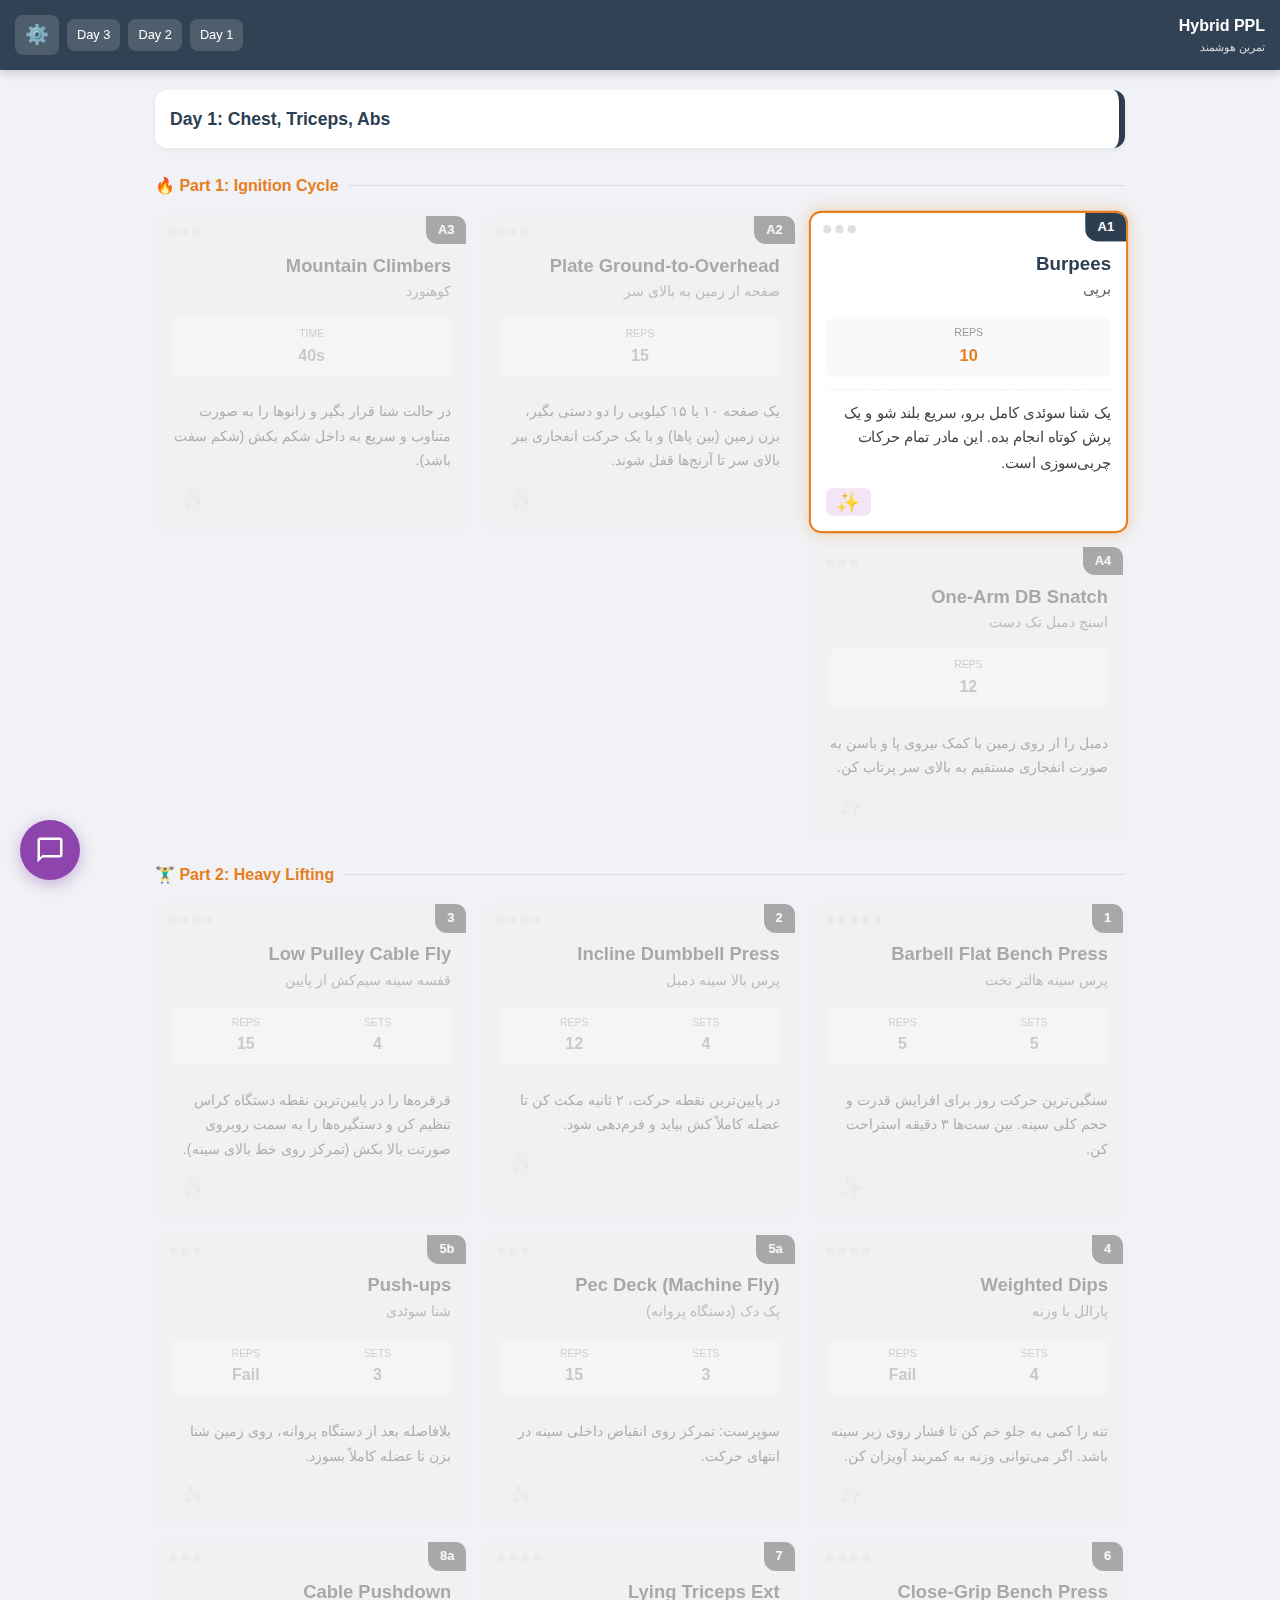
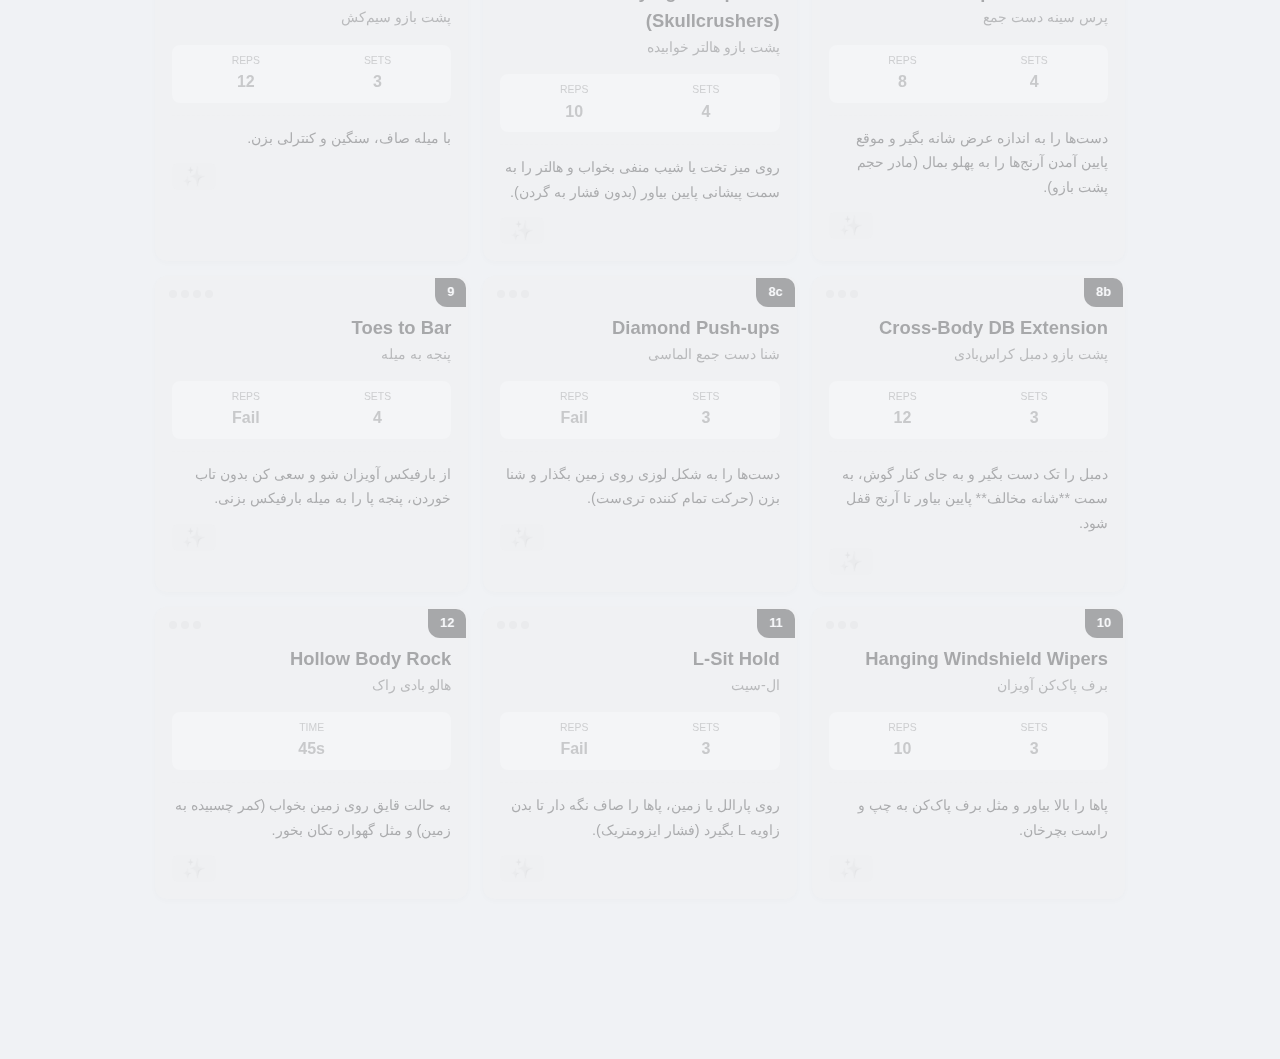
<file: index.html>
<!DOCTYPE html>
<html lang="fa" dir="rtl">
<head>
<meta charset="UTF-8">
<meta name="viewport" content="width=device-width, initial-scale=1.0, maximum-scale=1.0, user-scalable=no">
<title>برنامه تمرینی هوشمند</title>
<style>
    :root {
        --primary: #2c3e50;
        --accent: #e67e22;
        --success: #27ae60;
        --bg: #f0f2f5;
        --card-bg: #ffffff;
        --text: #333;
        --header-height: 70px;
        --ai-color: #8e44ad;
        --locked-color: #95a5a6;
    }

    * { box-sizing: border-box; -webkit-tap-highlight-color: transparent; }

    body {
        font-family: 'Segoe UI', Tahoma, Geneva, Verdana, sans-serif;
        background-color: var(--bg);
        color: var(--text);
        margin: 0;
        padding-top: var(--header-height);
        padding-bottom: 120px;
        line-height: 1.6;
        scroll-behavior: smooth;
        cursor: pointer;
    }

    /* --- Sticky Header --- */
    .sticky-nav {
        position: fixed; top: 0; left: 0; width: 100%; height: var(--header-height);
        background: rgba(44, 62, 80, 0.98); backdrop-filter: blur(10px);
        color: white; z-index: 1000;
        display: flex; justify-content: space-between; align-items: center;
        padding: 0 15px; box-shadow: 0 2px 10px rgba(0,0,0,0.2);
    }
    .nav-title { font-weight: bold; font-size: 1rem; }
    .nav-title span { font-size: 0.7rem; opacity: 0.8; font-weight: normal; display: block; }
    
    .nav-actions { display: flex; gap: 8px; align-items: center; }
    .nav-btn {
        background: rgba(255,255,255,0.15); color: white; text-decoration: none;
        padding: 6px 10px; border-radius: 8px; font-size: 0.8rem; transition: 0.2s;
    }
    .settings-btn { font-size: 1.2rem; padding: 5px 10px; cursor: pointer; }

    .container { max-width: 1000px; margin: 20px auto; padding: 0 15px; }

    /* --- Sections --- */
    .day-section { scroll-margin-top: 90px; margin-bottom: 40px; }
    .day-header {
        background: white; padding: 15px; border-radius: 12px;
        margin-bottom: 20px; border-right: 6px solid var(--primary);
        box-shadow: 0 2px 5px rgba(0,0,0,0.05);
        direction: ltr; text-align: left;
    }
    .day-header h2 { margin: 0; font-size: 1.1rem; color: var(--primary); font-weight: 800; }
    
    .section-title {
        display: flex; align-items: center; gap: 10px; color: var(--accent);
        font-weight: bold; margin: 25px 0 15px; font-size: 1rem; direction: ltr;
    }
    .section-title::after { content: ""; flex: 1; height: 1px; background: #ddd; }

    .grid-container {
        display: grid; grid-template-columns: repeat(auto-fill, minmax(300px, 1fr)); gap: 15px;
    }

    /* --- Card --- */
    .ex-card {
        background: var(--card-bg); border: 2px solid transparent;
        border-radius: 12px; padding: 15px; position: relative; overflow: hidden;
        transition: all 0.3s ease; box-shadow: 0 2px 8px rgba(0,0,0,0.05);
        touch-action: manipulation;
    }
    
    /* LOCKED STATE */
    .ex-card.locked {
        opacity: 0.4;
        filter: grayscale(100%);
        pointer-events: none;
        background: #f0f0f0;
    }
    
    /* ACTIVE STATE */
    .ex-card.active-move {
        border: 2px solid var(--accent);
        box-shadow: 0 0 15px rgba(230, 126, 34, 0.3);
        transform: scale(1.02);
        z-index: 2;
    }

    .ex-card:active { transform: scale(0.98); background-color: #fafafa; }

    .progress-dots { position: absolute; top: 12px; left: 12px; display: flex; gap: 4px; z-index: 5; }
    .dot { width: 8px; height: 8px; border-radius: 50%; background: #e0e0e0; transition: 0.3s; }
    .dot.active { background: var(--accent); }
    .dot.done { background: var(--success); }

    .timer-overlay {
        position: absolute; top: 0; left: 0; width: 100%; height: 100%;
        background: rgba(0,0,0,0.9); color: white;
        display: flex; flex-direction: column; justify-content: center; align-items: center;
        font-size: 3rem; font-weight: bold; z-index: 10; opacity: 0; pointer-events: none; transition: 0.3s;
    }
    .timer-overlay span { font-size: 1rem; font-weight: normal; margin-top: 10px; }
    .ex-card.timer-active .timer-overlay { opacity: 1; pointer-events: all; }

    .ex-card.completed { border-color: var(--success); background-color: #f0fff4; opacity: 0.8; }
    .ex-card.completed::after {
        content: "✓"; position: absolute; top: 50%; left: 50%;
        transform: translate(-50%, -50%); font-size: 5rem; color: var(--success); opacity: 0.1; font-weight: bold;
    }

    .ex-code {
        position: absolute; top: 0; right: 0; background: var(--primary); color: white;
        font-size: 0.8rem; padding: 4px 12px; border-bottom-left-radius: 12px; font-weight: bold; direction: ltr;
    }

    .ex-name-en { 
        display: block; font-weight: 800; font-size: 1.15rem; 
        margin-top: 20px; color: var(--primary); direction: ltr; text-align: right; 
    }
    .ex-name-fa { 
        display: block; font-size: 0.9rem; color: #666; 
        margin-bottom: 15px; font-weight: normal;
    }

    .ex-stats { display: flex; background: #f8f9fa; border-radius: 8px; padding: 8px; justify-content: space-around; margin-bottom: 12px; }
    .stat-item { text-align: center; flex: 1; }
    .stat-label { font-size: 0.65rem; color: #999; display: block; text-transform: uppercase; }
    .stat-val { font-weight: 800; color: var(--accent); font-size: 1rem; direction: ltr; }

    .ex-note {
        font-size: 0.9rem; color: #444; border-top: 1px dashed #eee; padding-top: 10px;
        display: flex; flex-direction: column; gap: 8px; line-height: 1.7;
    }
    
    .ai-row { display: flex; justify-content: flex-end; width: 100%; margin-top: 5px; }

    .ai-hint-btn {
        background: #f3e5f5; border: none; color: var(--ai-color); font-size: 1.2rem;
        cursor: pointer; font-weight: bold; padding: 2px 10px; border-radius: 6px;
        pointer-events: auto;
    }
    /* Disable AI button if card is locked */
    .ex-card.locked .ai-hint-btn { opacity: 0.5; pointer-events: none; }

    /* --- Chat & Settings --- */
    .chat-widget { position: fixed; bottom: 20px; left: 20px; z-index: 2000; display: flex; flex-direction: column; align-items: flex-end; }
    
    .chat-btn {
        width: 60px; height: 60px; border-radius: 50%; background: var(--ai-color); color: white;
        border: none; box-shadow: 0 4px 15px rgba(142, 68, 173, 0.4); 
        cursor: pointer; display: flex; justify-content: center; align-items: center; padding: 0;
        transition: transform 0.3s;
    }
    .chat-btn svg { width: 30px; height: 30px; fill: white; }
    
    .chat-window, .settings-modal {
        position: fixed; bottom: 90px; left: 20px; width: 340px; max-width: 90%; height: 500px;
        background: white; border-radius: 15px; box-shadow: 0 5px 30px rgba(0,0,0,0.3);
        display: none; flex-direction: column; overflow: hidden; z-index: 2001;
    }
    .chat-window.open, .settings-modal.open { display: flex; }
    
    .settings-modal {
        top: 50%; left: 50%; transform: translate(-50%, -50%); height: auto; bottom: auto; padding: 20px;
    }
    .settings-input {
        width: 100%; padding: 10px; margin: 10px 0; border: 1px solid #ddd; border-radius: 8px; font-family: inherit;
    }
    .save-btn {
        width: 100%; padding: 10px; background: var(--success); color: white; border: none; border-radius: 8px; font-weight: bold;
    }

    .chat-header { background: var(--ai-color); color: white; padding: 15px; font-weight: bold; display: flex; justify-content: space-between; }
    .chat-body { flex: 1; padding: 15px; overflow-y: auto; background: #f9f9f9; display: flex; flex-direction: column; gap: 10px; }
    .chat-input-area { padding: 10px; border-top: 1px solid #eee; display: flex; gap: 5px; }
    .chat-input { flex: 1; padding: 10px; border: 1px solid #ddd; border-radius: 20px; }
    
    .msg { max-width: 85%; padding: 8px 12px; border-radius: 12px; font-size: 0.9rem; }
    .msg.user { align-self: flex-end; background: var(--ai-color); color: white; border-bottom-left-radius: 2px; }
    .msg.ai { align-self: flex-start; background: #e0e0e0; color: #333; border-bottom-right-radius: 2px; }

    @media screen and (max-width: 600px) {
        .grid-container { grid-template-columns: 1fr; }
        .nav-title span { display: none; }
    }
</style>
</head>
<body>

<nav class="sticky-nav">
    <div class="nav-title">Hybrid PPL<span>تمرین هوشمند</span></div>
    <div class="nav-actions">
        <a href="#day1" class="nav-btn" onclick="switchDay('day1')">Day 1</a>
        <a href="#day2" class="nav-btn" onclick="switchDay('day2')">Day 2</a>
        <a href="#day3" class="nav-btn" onclick="switchDay('day3')">Day 3</a>
        <div class="nav-btn settings-btn" onclick="toggleSettings()">⚙️</div>
    </div>
</nav>

<!-- Settings Modal -->
<div class="settings-modal" id="settingsModal">
    <h3 style="margin-top:0; color:var(--primary);">تنظیمات هوش مصنوعی</h3>
    <p style="font-size:0.9rem; color:#666;">برای استفاده از قابلیت چت، کلید API جمینای خود را اینجا وارد کنید.</p>
    <input type="password" id="apiKeyInput" class="settings-input" placeholder="Google Gemini API Key">
    <button class="save-btn" onclick="saveApiKey()">ذخیره تنظیمات</button>
    <button class="nav-btn" style="background:#e74c3c; margin-top:10px; width:100%; color:white;" onclick="toggleSettings()">بستن</button>
</div>

<div class="container">

    <!-- DAY 1 -->
    <div id="day1" class="day-section">
        <div class="day-header"><h2>Day 1: Chest, Triceps, Abs</h2></div>
        
        <div class="section-title">🔥 Part 1: Ignition Cycle</div>
        <div class="grid-container" id="day1-part1">
            <div class="ex-card" data-code="A1" data-sets="3" onclick="handleClick(this)">
                <div class="ex-code">A1</div>
                <span class="ex-name-en">Burpees</span>
                <span class="ex-name-fa">برپی</span>
                <div class="ex-stats"><div class="stat-item"><span class="stat-label">Reps</span><span class="stat-val">10</span></div></div>
                <div class="ex-note">
                    یک شنا سوئدی کامل برو، سریع بلند شو و یک پرش کوتاه انجام بده. این مادر تمام حرکات چربی‌سوزی است.
                    <div class="ai-row"><button class="ai-hint-btn" onclick="askAI(event, 'اجرای صحیح برپی')">✨</button></div>
                </div>
            </div>
            <div class="ex-card" data-code="A2" data-sets="3" onclick="handleClick(this)">
                <div class="ex-code">A2</div>
                <span class="ex-name-en">Plate Ground-to-Overhead</span>
                <span class="ex-name-fa">صفحه از زمین به بالای سر</span>
                <div class="ex-stats"><div class="stat-item"><span class="stat-label">Reps</span><span class="stat-val">15</span></div></div>
                <div class="ex-note">
                    یک صفحه ۱۰ یا ۱۵ کیلویی را دو دستی بگیر، بزن زمین (بین پاها) و با یک حرکت انفجاری ببر بالای سر تا آرنج‌ها قفل شوند.
                    <div class="ai-row"><button class="ai-hint-btn" onclick="askAI(event, 'Plate Ground to Overhead')">✨</button></div>
                </div>
            </div>
            <div class="ex-card" data-code="A3" data-sets="3" data-time="40" onclick="handleClick(this)">
                <div class="ex-code">A3</div>
                <span class="ex-name-en">Mountain Climbers</span>
                <span class="ex-name-fa">کوهنورد</span>
                <div class="ex-stats"><div class="stat-item"><span class="stat-label">Time</span><span class="stat-val">40s</span></div></div>
                <div class="ex-note">
                    در حالت شنا قرار بگیر و زانوها را به صورت متناوب و سریع به داخل شکم بکش (شکم سفت باشد).
                    <div class="ai-row"><button class="ai-hint-btn" onclick="askAI(event, 'Mountain Climbers')">✨</button></div>
                </div>
                <div class="timer-overlay">40<span>کلیک برای توقف</span></div>
            </div>
            <div class="ex-card" data-code="A4" data-sets="3" onclick="handleClick(this)">
                <div class="ex-code">A4</div>
                <span class="ex-name-en">One-Arm DB Snatch</span>
                <span class="ex-name-fa">اسنچ دمبل تک دست</span>
                <div class="ex-stats"><div class="stat-item"><span class="stat-label">Reps</span><span class="stat-val">12</span></div></div>
                <div class="ex-note">
                    دمبل را از روی زمین با کمک نیروی پا و باسن به صورت انفجاری مستقیم به بالای سر پرتاب کن.
                    <div class="ai-row"><button class="ai-hint-btn" onclick="askAI(event, 'Dumbbell Snatch')">✨</button></div>
                </div>
            </div>
        </div>

        <div class="section-title">🏋️‍♂️ Part 2: Heavy Lifting</div>
        <div class="grid-container" id="day1-part2">
            <div class="ex-card" data-code="1" data-sets="5" onclick="handleClick(this)">
                <div class="ex-code">1</div>
                <span class="ex-name-en">Barbell Flat Bench Press</span>
                <span class="ex-name-fa">پرس سینه هالتر تخت</span>
                <div class="ex-stats"><div class="stat-item"><span class="stat-label">Sets</span><span class="stat-val">5</span></div><div class="stat-item"><span class="stat-label">Reps</span><span class="stat-val">5</span></div></div>
                <div class="ex-note">
                    سنگین‌ترین حرکت روز برای افزایش قدرت و حجم کلی سینه. بین ست‌ها ۳ دقیقه استراحت کن.
                    <div class="ai-row"><button class="ai-hint-btn" onclick="askAI(event, 'Bench Press tips')">✨</button></div>
                </div>
            </div>
            <div class="ex-card" data-code="2" data-sets="4" onclick="handleClick(this)">
                <div class="ex-code">2</div>
                <span class="ex-name-en">Incline Dumbbell Press</span>
                <span class="ex-name-fa">پرس بالا سینه دمبل</span>
                <div class="ex-stats"><div class="stat-item"><span class="stat-label">Sets</span><span class="stat-val">4</span></div><div class="stat-item"><span class="stat-label">Reps</span><span class="stat-val">12</span></div></div>
                <div class="ex-note">
                    در پایین‌ترین نقطه حرکت، ۲ ثانیه مکث کن تا عضله کاملاً کش بیاید و فرم‌دهی شود.
                    <div class="ai-row"><button class="ai-hint-btn" onclick="askAI(event, 'Incline Dumbbell Press')">✨</button></div>
                </div>
            </div>
            <div class="ex-card" data-code="3" data-sets="4" onclick="handleClick(this)">
                <div class="ex-code">3</div>
                <span class="ex-name-en">Low Pulley Cable Fly</span>
                <span class="ex-name-fa">قفسه سینه سیم‌کش از پایین</span>
                <div class="ex-stats"><div class="stat-item"><span class="stat-label">Sets</span><span class="stat-val">4</span></div><div class="stat-item"><span class="stat-label">Reps</span><span class="stat-val">15</span></div></div>
                <div class="ex-note">
                    قرقره‌ها را در پایین‌ترین نقطه دستگاه کراس تنظیم کن و دستگیره‌ها را به سمت روبروی صورتت بالا بکش (تمرکز روی خط بالای سینه).
                    <div class="ai-row"><button class="ai-hint-btn" onclick="askAI(event, 'Cable Fly')">✨</button></div>
                </div>
            </div>
            <div class="ex-card" data-code="4" data-sets="4" onclick="handleClick(this)">
                <div class="ex-code">4</div>
                <span class="ex-name-en">Weighted Dips</span>
                <span class="ex-name-fa">پارالل با وزنه</span>
                <div class="ex-stats"><div class="stat-item"><span class="stat-label">Sets</span><span class="stat-val">4</span></div><div class="stat-item"><span class="stat-label">Reps</span><span class="stat-val">Fail</span></div></div>
                <div class="ex-note">
                    تنه را کمی به جلو خم کن تا فشار روی زیر سینه باشد. اگر می‌توانی وزنه به کمربند آویزان کن.
                    <div class="ai-row"><button class="ai-hint-btn" onclick="askAI(event, 'Dips for chest')">✨</button></div>
                </div>
            </div>
            <div class="ex-card" data-code="5a" data-sets="3" onclick="handleClick(this)">
                <div class="ex-code">5a</div>
                <span class="ex-name-en">Pec Deck (Machine Fly)</span>
                <span class="ex-name-fa">پک دک (دستگاه پروانه)</span>
                <div class="ex-stats"><div class="stat-item"><span class="stat-label">Sets</span><span class="stat-val">3</span></div><div class="stat-item"><span class="stat-label">Reps</span><span class="stat-val">15</span></div></div>
                <div class="ex-note">
                    سوپرست: تمرکز روی انقباض داخلی سینه در انتهای حرکت.
                    <div class="ai-row"><button class="ai-hint-btn" onclick="askAI(event, 'Pec Deck machine')">✨</button></div>
                </div>
            </div>
            <div class="ex-card" data-code="5b" data-sets="3" onclick="handleClick(this)">
                <div class="ex-code">5b</div>
                <span class="ex-name-en">Push-ups</span>
                <span class="ex-name-fa">شنا سوئدی</span>
                <div class="ex-stats"><div class="stat-item"><span class="stat-label">Sets</span><span class="stat-val">3</span></div><div class="stat-item"><span class="stat-label">Reps</span><span class="stat-val">Fail</span></div></div>
                <div class="ex-note">
                    بلافاصله بعد از دستگاه پروانه، روی زمین شنا بزن تا عضله کاملاً بسوزد.
                    <div class="ai-row"><button class="ai-hint-btn" onclick="askAI(event, 'Push ups form')">✨</button></div>
                </div>
            </div>
            <div class="ex-card" data-code="6" data-sets="4" onclick="handleClick(this)">
                <div class="ex-code">6</div>
                <span class="ex-name-en">Close-Grip Bench Press</span>
                <span class="ex-name-fa">پرس سینه دست جمع</span>
                <div class="ex-stats"><div class="stat-item"><span class="stat-label">Sets</span><span class="stat-val">4</span></div><div class="stat-item"><span class="stat-label">Reps</span><span class="stat-val">8</span></div></div>
                <div class="ex-note">
                    دست‌ها را به اندازه عرض شانه بگیر و موقع پایین آمدن آرنج‌ها را به پهلو بمال (مادر حجم پشت بازو).
                    <div class="ai-row"><button class="ai-hint-btn" onclick="askAI(event, 'Close grip bench press')">✨</button></div>
                </div>
            </div>
            <div class="ex-card" data-code="7" data-sets="4" onclick="handleClick(this)">
                <div class="ex-code">7</div>
                <span class="ex-name-en">Lying Triceps Ext (Skullcrushers)</span>
                <span class="ex-name-fa">پشت بازو هالتر خوابیده</span>
                <div class="ex-stats"><div class="stat-item"><span class="stat-label">Sets</span><span class="stat-val">4</span></div><div class="stat-item"><span class="stat-label">Reps</span><span class="stat-val">10</span></div></div>
                <div class="ex-note">
                    روی میز تخت یا شیب منفی بخواب و هالتر را به سمت پیشانی پایین بیاور (بدون فشار به گردن).
                    <div class="ai-row"><button class="ai-hint-btn" onclick="askAI(event, 'Skullcrushers')">✨</button></div>
                </div>
            </div>
            <div class="ex-card" data-code="8a" data-sets="3" onclick="handleClick(this)">
                <div class="ex-code">8a</div>
                <span class="ex-name-en">Cable Pushdown</span>
                <span class="ex-name-fa">پشت بازو سیم‌کش</span>
                <div class="ex-stats"><div class="stat-item"><span class="stat-label">Sets</span><span class="stat-val">3</span></div><div class="stat-item"><span class="stat-label">Reps</span><span class="stat-val">12</span></div></div>
                <div class="ex-note">
                    با میله صاف، سنگین و کنترلی بزن.
                    <div class="ai-row"><button class="ai-hint-btn" onclick="askAI(event, 'Tricep Pushdown')">✨</button></div>
                </div>
            </div>
            <div class="ex-card" data-code="8b" data-sets="3" onclick="handleClick(this)">
                <div class="ex-code">8b</div>
                <span class="ex-name-en">Cross-Body DB Extension</span>
                <span class="ex-name-fa">پشت بازو دمبل کراس‌بادی</span>
                <div class="ex-stats"><div class="stat-item"><span class="stat-label">Sets</span><span class="stat-val">3</span></div><div class="stat-item"><span class="stat-label">Reps</span><span class="stat-val">12</span></div></div>
                <div class="ex-note">
                    دمبل را تک دست بگیر و به جای کنار گوش، به سمت **شانه مخالف** پایین بیاور تا آرنج قفل شود.
                    <div class="ai-row"><button class="ai-hint-btn" onclick="askAI(event, 'Cross body tricep extension')">✨</button></div>
                </div>
            </div>
            <div class="ex-card" data-code="8c" data-sets="3" onclick="handleClick(this)">
                <div class="ex-code">8c</div>
                <span class="ex-name-en">Diamond Push-ups</span>
                <span class="ex-name-fa">شنا دست جمع الماسی</span>
                <div class="ex-stats"><div class="stat-item"><span class="stat-label">Sets</span><span class="stat-val">3</span></div><div class="stat-item"><span class="stat-label">Reps</span><span class="stat-val">Fail</span></div></div>
                <div class="ex-note">
                    دست‌ها را به شکل لوزی روی زمین بگذار و شنا بزن (حرکت تمام کننده تری‌ست).
                    <div class="ai-row"><button class="ai-hint-btn" onclick="askAI(event, 'Diamond push ups')">✨</button></div>
                </div>
            </div>
            <div class="ex-card" data-code="9" data-sets="4" onclick="handleClick(this)">
                <div class="ex-code">9</div>
                <span class="ex-name-en">Toes to Bar</span>
                <span class="ex-name-fa">پنجه به میله</span>
                <div class="ex-stats"><div class="stat-item"><span class="stat-label">Sets</span><span class="stat-val">4</span></div><div class="stat-item"><span class="stat-label">Reps</span><span class="stat-val">Fail</span></div></div>
                <div class="ex-note">
                    از بارفیکس آویزان شو و سعی کن بدون تاب خوردن، پنجه پا را به میله بارفیکس بزنی.
                    <div class="ai-row"><button class="ai-hint-btn" onclick="askAI(event, 'Toes to bar')">✨</button></div>
                </div>
            </div>
            <div class="ex-card" data-code="10" data-sets="3" onclick="handleClick(this)">
                <div class="ex-code">10</div>
                <span class="ex-name-en">Hanging Windshield Wipers</span>
                <span class="ex-name-fa">برف پاک‌کن آویزان</span>
                <div class="ex-stats"><div class="stat-item"><span class="stat-label">Sets</span><span class="stat-val">3</span></div><div class="stat-item"><span class="stat-label">Reps</span><span class="stat-val">10</span></div></div>
                <div class="ex-note">
                    پاها را بالا بیاور و مثل برف پاک‌کن به چپ و راست بچرخان.
                    <div class="ai-row"><button class="ai-hint-btn" onclick="askAI(event, 'Windshield wipers abs')">✨</button></div>
                </div>
            </div>
            <div class="ex-card" data-code="11" data-sets="3" onclick="handleClick(this)">
                <div class="ex-code">11</div>
                <span class="ex-name-en">L-Sit Hold</span>
                <span class="ex-name-fa">ال-سیت</span>
                <div class="ex-stats"><div class="stat-item"><span class="stat-label">Sets</span><span class="stat-val">3</span></div><div class="stat-item"><span class="stat-label">Reps</span><span class="stat-val">Fail</span></div></div>
                <div class="ex-note">
                    روی پارالل یا زمین، پاها را صاف نگه دار تا بدن زاویه L بگیرد (فشار ایزومتریک).
                    <div class="ai-row"><button class="ai-hint-btn" onclick="askAI(event, 'L-Sit hold')">✨</button></div>
                </div>
            </div>
            <div class="ex-card" data-code="12" data-sets="3" data-time="45" onclick="handleClick(this)">
                <div class="ex-code">12</div>
                <span class="ex-name-en">Hollow Body Rock</span>
                <span class="ex-name-fa">هالو بادی راک</span>
                <div class="ex-stats"><div class="stat-item"><span class="stat-label">Time</span><span class="stat-val">45s</span></div></div>
                <div class="ex-note">
                    به حالت قایق روی زمین بخواب (کمر چسبیده به زمین) و مثل گهواره تکان بخور.
                    <div class="ai-row"><button class="ai-hint-btn" onclick="askAI(event, 'Hollow body rock')">✨</button></div>
                </div>
                <div class="timer-overlay">45<span>کلیک برای توقف</span></div>
            </div>
        </div>
    </div>

    <!-- DAY 2: PULL -->
    <div id="day2" class="day-section" style="display:none;">
        <div class="day-header"><h2>Day 2: Back, Biceps, Forearms</h2></div>
        
        <div class="section-title">🔥 Part 1: Ignition Cycle</div>
        <div class="grid-container" id="day2-part1">
            <div class="ex-card" data-code="A1" data-sets="3" data-time="120" onclick="handleClick(this)">
                <div class="ex-code">A1</div>
                <span class="ex-name-en">Rowing Machine</span>
                <span class="ex-name-fa">دستگاه روئینگ</span>
                <div class="ex-stats"><div class="stat-item"><span class="stat-label">Time</span><span class="stat-val">2min</span></div></div>
                <div class="ex-note">
                    با تمام توان و سرعت پارو بزن. این بهترین گرم‌کننده تخصصی برای عضلات پشت است.
                    <div class="ai-row"><button class="ai-hint-btn" onclick="askAI(event, 'Rowing machine benefits')">✨</button></div>
                </div>
                <div class="timer-overlay">120<span>کلیک برای توقف</span></div>
            </div>
            <div class="ex-card" data-code="A2" data-sets="3" onclick="handleClick(this)">
                <div class="ex-code">A2</div>
                <span class="ex-name-en">Renegade Row</span>
                <span class="ex-name-fa">رنیگید رو</span>
                <div class="ex-stats"><div class="stat-item"><span class="stat-label">Reps</span><span class="stat-val">20</span></div></div>
                <div class="ex-note">
                    در حالت شنا با دمبل قرار بگیر، شکم را سفت کن و دمبل را نوبتی به صورت پارویی به سمت لگن بکش.
                    <div class="ai-row"><button class="ai-hint-btn" onclick="askAI(event, 'Renegade row')">✨</button></div>
                </div>
            </div>
            <div class="ex-card" data-code="A3" data-sets="3" data-time="40" onclick="handleClick(this)">
                <div class="ex-code">A3</div>
                <span class="ex-name-en">High Knees</span>
                <span class="ex-name-fa">زانو بلند</span>
                <div class="ex-stats"><div class="stat-item"><span class="stat-label">Time</span><span class="stat-val">40s</span></div></div>
                <div class="ex-note">
                    درجا زدن سریع با بالا آوردن زانوها تا کمر.
                    <div class="ai-row"><button class="ai-hint-btn" onclick="askAI(event, 'High knees')">✨</button></div>
                </div>
                <div class="timer-overlay">40<span>کلیک برای توقف</span></div>
            </div>
            <div class="ex-card" data-code="A4" data-sets="3" onclick="handleClick(this)">
                <div class="ex-code">A4</div>
                <span class="ex-name-en">Dumbbell Swing</span>
                <span class="ex-name-fa">دمبل سوئینگ</span>
                <div class="ex-stats"><div class="stat-item"><span class="stat-label">Reps</span><span class="stat-val">15</span></div></div>
                <div class="ex-note">
                    دمبل را بین پاها تاب بده و با کمک فیله کمر تا ارتفاع سینه بالا بیاور.
                    <div class="ai-row"><button class="ai-hint-btn" onclick="askAI(event, 'Dumbbell swing')">✨</button></div>
                </div>
            </div>
        </div>

        <div class="section-title">🏋️‍♂️ Part 2: Heavy Lifting</div>
        <div class="grid-container" id="day2-part2">
            <div class="ex-card" data-code="1" data-sets="4" onclick="handleClick(this)">
                <div class="ex-code">1</div>
                <span class="ex-name-en">Deadlift</span>
                <span class="ex-name-fa">ددلیفت</span>
                <div class="ex-stats"><div class="stat-item"><span class="stat-label">Sets</span><span class="stat-val">4</span></div><div class="stat-item"><span class="stat-label">Reps</span><span class="stat-val">6</span></div></div>
                <div class="ex-note">
                    پادشاه حرکات. سنگین و با فرم صحیح (کمر صاف) بزن. حتماً از کمربند استفاده کن. استراحت کامل بین ست‌ها.
                    <div class="ai-row"><button class="ai-hint-btn" onclick="askAI(event, 'Deadlift form')">✨</button></div>
                </div>
            </div>
            <div class="ex-card" data-code="2a" data-sets="4" onclick="handleClick(this)">
                <div class="ex-code">2a</div>
                <span class="ex-name-en">Lat Pulldown (Wide Grip)</span>
                <span class="ex-name-fa">زیربغل سیم‌کش دست باز</span>
                <div class="ex-stats"><div class="stat-item"><span class="stat-label">Sets</span><span class="stat-val">4</span></div><div class="stat-item"><span class="stat-label">Reps</span><span class="stat-val">10</span></div></div>
                <div class="ex-note">
                    میله را تا بالای سینه بکش تا پهنای زیربغل درگیر شود. وقتی دیگر نتوانستی ادامه دهی... (ادامه در بعدی)
                    <div class="ai-row"><button class="ai-hint-btn" onclick="askAI(event, 'Wide grip pulldown')">✨</button></div>
                </div>
            </div>
            <div class="ex-card" data-code="2b" data-sets="4" onclick="handleClick(this)">
                <div class="ex-code">2b</div>
                <span class="ex-name-en">Reverse Grip Lat Pulldown</span>
                <span class="ex-name-fa">زیربغل سیم‌کش مچ برعکس</span>
                <div class="ex-stats"><div class="stat-item"><span class="stat-label">Sets</span><span class="stat-val">4</span></div><div class="stat-item"><span class="stat-label">Reps</span><span class="stat-val">Fail</span></div></div>
                <div class="ex-note">
                    (سوپرست مکانیکی) بلافاصله جای دست را جمع کن و مچ را برگردان (کف دست رو به صورت) و ادامه بده.
                    <div class="ai-row"><button class="ai-hint-btn" onclick="askAI(event, 'Reverse grip pulldown')">✨</button></div>
                </div>
            </div>
            <div class="ex-card" data-code="3" data-sets="4" onclick="handleClick(this)">
                <div class="ex-code">3</div>
                <span class="ex-name-en">T-Bar Row</span>
                <span class="ex-name-fa">زیربغل تی‌بار</span>
                <div class="ex-stats"><div class="stat-item"><span class="stat-label">Sets</span><span class="stat-val">4</span></div><div class="stat-item"><span class="stat-label">Reps</span><span class="stat-val">10</span></div></div>
                <div class="ex-note">
                    با دستگیره جمع، تمرکز را روی ضخامت وسط کمر بگذار.
                    <div class="ai-row"><button class="ai-hint-btn" onclick="askAI(event, 'T Bar row')">✨</button></div>
                </div>
            </div>
            <div class="ex-card" data-code="4" data-sets="4" onclick="handleClick(this)">
                <div class="ex-code">4</div>
                <span class="ex-name-en">Single-Arm Lat Pulldown</span>
                <span class="ex-name-fa">زیربغل سیم‌کش تک دست</span>
                <div class="ex-stats"><div class="stat-item"><span class="stat-label">Sets</span><span class="stat-val">4</span></div><div class="stat-item"><span class="stat-label">Reps</span><span class="stat-val">12</span></div></div>
                <div class="ex-note">
                    روی زمین زانو بزن و دستگیره تکی کراس را از بالا با تمرکز کامل به پایین بکش و عضله را منقبض کن.
                    <div class="ai-row"><button class="ai-hint-btn" onclick="askAI(event, 'Single arm lat pulldown')">✨</button></div>
                </div>
            </div>
            <div class="ex-card" data-code="5" data-sets="3" onclick="handleClick(this)">
                <div class="ex-code">5</div>
                <span class="ex-name-en">Incline Bench Two-Arm DB Row</span>
                <span class="ex-name-fa">زیربغل دمبل جفت روی میز شیبدار</span>
                <div class="ex-stats"><div class="stat-item"><span class="stat-label">Sets</span><span class="stat-val">3</span></div><div class="stat-item"><span class="stat-label">Reps</span><span class="stat-val">12</span></div></div>
                <div class="ex-note">
                    دمر روی میز بالا سینه بخواب و دو دمبل را همزمان پارویی بزن (بدون فشار به کمر).
                    <div class="ai-row"><button class="ai-hint-btn" onclick="askAI(event, 'Incline dumbbell row')">✨</button></div>
                </div>
            </div>
            <div class="ex-card" data-code="6" data-sets="3" onclick="handleClick(this)">
                <div class="ex-code">6</div>
                <span class="ex-name-en">Straight-Arm Pulldown</span>
                <span class="ex-name-fa">پلاور سیم‌کش ایستاده</span>
                <div class="ex-stats"><div class="stat-item"><span class="stat-label">Sets</span><span class="stat-val">3</span></div><div class="stat-item"><span class="stat-label">Reps</span><span class="stat-val">15</span></div></div>
                <div class="ex-note">
                    با دست‌های کاملاً صاف، میله را از بالا تا روی ران پا پایین بیاور (تراش دادن زیربغل).
                    <div class="ai-row"><button class="ai-hint-btn" onclick="askAI(event, 'Straight arm pulldown')">✨</button></div>
                </div>
            </div>
            <div class="ex-card" data-code="7" data-sets="4" onclick="handleClick(this)">
                <div class="ex-code">7</div>
                <span class="ex-name-en">Close-Grip Barbell Curl</span>
                <span class="ex-name-fa">جلو بازو هالتر دست جمع</span>
                <div class="ex-stats"><div class="stat-item"><span class="stat-label">Sets</span><span class="stat-val">4</span></div><div class="stat-item"><span class="stat-label">Reps</span><span class="stat-val">8</span></div></div>
                <div class="ex-note">
                    دست‌ها کمی جمع‌تر از عرض شانه باشد تا روی "سر بلند" بازو فشار بیاید. در پایین‌ترین نقطه آرنج را قفل کن.
                    <div class="ai-row"><button class="ai-hint-btn" onclick="askAI(event, 'Close grip barbell curl')">✨</button></div>
                </div>
            </div>
            <div class="ex-card" data-code="8" data-sets="4" onclick="handleClick(this)">
                <div class="ex-code">8</div>
                <span class="ex-name-en">Cross-Body Hammer Curl</span>
                <span class="ex-name-fa">جلو بازو چکشی کراس‌بادی</span>
                <div class="ex-stats"><div class="stat-item"><span class="stat-label">Sets</span><span class="stat-val">4</span></div><div class="stat-item"><span class="stat-label">Reps</span><span class="stat-val">10</span></div></div>
                <div class="ex-note">
                    دمبل را به صورت ضربدری از جلوی سینه عبور بده و به سمت شانه مخالف ببر (تمرکز روی براکیالیس).
                    <div class="ai-row"><button class="ai-hint-btn" onclick="askAI(event, 'Cross body hammer curl')">✨</button></div>
                </div>
            </div>
            <div class="ex-card" data-code="9a" data-sets="3" onclick="handleClick(this)">
                <div class="ex-code">9a</div>
                <span class="ex-name-en">Incline Dumbbell Curl</span>
                <span class="ex-name-fa">جلو بازو دمبل میز شیبدار</span>
                <div class="ex-stats"><div class="stat-item"><span class="stat-label">Sets</span><span class="stat-val">3</span></div><div class="stat-item"><span class="stat-label">Reps</span><span class="stat-val">12</span></div></div>
                <div class="ex-note">
                    (سوپرست) روی میز شیبدار دراز بکش تا بازو در حالت کشش کامل قرار بگیرد.
                    <div class="ai-row"><button class="ai-hint-btn" onclick="askAI(event, 'Incline dumbbell curl')">✨</button></div>
                </div>
            </div>
            <div class="ex-card" data-code="9b" data-sets="3" onclick="handleClick(this)">
                <div class="ex-code">9b</div>
                <span class="ex-name-en">Reverse Preacher Curl</span>
                <span class="ex-name-fa">جلو بازو لاری مچ برعکس</span>
                <div class="ex-stats"><div class="stat-item"><span class="stat-label">Sets</span><span class="stat-val">3</span></div><div class="stat-item"><span class="stat-label">Reps</span><span class="stat-val">15</span></div></div>
                <div class="ex-note">
                    (سوپرست) با هالتر خم (EZ) روی میز لاری، مچ برعکس بزن. این حرکت فاصله خالی بین بازو و ساعد را پر می‌کند.
                    <div class="ai-row"><button class="ai-hint-btn" onclick="askAI(event, 'Reverse preacher curl')">✨</button></div>
                </div>
            </div>
            <div class="ex-card" data-code="10a" data-sets="4" onclick="handleClick(this)">
                <div class="ex-code">10a</div>
                <span class="ex-name-en">Cable / Machine Wrist Curl</span>
                <span class="ex-name-fa">مچ سیم‌کش / دستگاه</span>
                <div class="ex-stats"><div class="stat-item"><span class="stat-label">Sets</span><span class="stat-val">4</span></div><div class="stat-item"><span class="stat-label">Reps</span><span class="stat-val">15</span></div></div>
                <div class="ex-note">
                    از دستگاه تخصصی باشگاه استفاده کن. ساعد را ثابت نگه دار و فقط مچ را کامل باز و بسته کن.
                    <div class="ai-row"><button class="ai-hint-btn" onclick="askAI(event, 'Cable wrist curl')">✨</button></div>
                </div>
            </div>
            <div class="ex-card" data-code="10b" data-sets="4" onclick="handleClick(this)">
                <div class="ex-code">10b</div>
                <span class="ex-name-en">Seated Reverse Wrist Curl</span>
                <span class="ex-name-fa">مچ برعکس نشسته</span>
                <div class="ex-stats"><div class="stat-item"><span class="stat-label">Sets</span><span class="stat-val">4</span></div><div class="stat-item"><span class="stat-label">Reps</span><span class="stat-val">12</span></div></div>
                <div class="ex-note">
                    ساعدها را روی نیمکت بگذار، کف دست رو به پایین باشد و با وزنه سنگین مچ را بالا بیاور (پشت ساعد).
                    <div class="ai-row"><button class="ai-hint-btn" onclick="askAI(event, 'Seated reverse wrist curl')">✨</button></div>
                </div>
            </div>
            <div class="ex-card" data-code="10c" data-sets="3" data-time="45" onclick="handleClick(this)">
                <div class="ex-code">10c</div>
                <span class="ex-name-en">Farmer's Carry</span>
                <span class="ex-name-fa">راه رفتن کشاورز</span>
                <div class="ex-stats"><div class="stat-item"><span class="stat-label">Time</span><span class="stat-val">45s</span></div></div>
                <div class="ex-note">
                    سنگین‌ترین دمبلی که می‌توانی را بردار و با قامت صاف راه برو تا قدرت پنجه‌هایت منفجر شود.
                    <div class="ai-row"><button class="ai-hint-btn" onclick="askAI(event, 'Farmers walk')">✨</button></div>
                </div>
                <div class="timer-overlay">45<span>کلیک برای توقف</span></div>
            </div>
        </div>
    </div>

    <!-- DAY 3: LEGS & SHOULDERS -->
    <div id="day3" class="day-section" style="display:none;">
        <div class="day-header"><h2>Day 3: Legs & Shoulders</h2></div>
        
        <div class="section-title">🔥 Part 1: Ignition Cycle</div>
        <div class="grid-container" id="day3-part1">
            <div class="ex-card" data-code="A1" data-sets="3" onclick="handleClick(this)">
                <div class="ex-code">A1</div>
                <span class="ex-name-en">Tuck Jumps</span>
                <span class="ex-name-fa">پرش درجا زانو جمع</span>
                <div class="ex-stats"><div class="stat-item"><span class="stat-label">Reps</span><span class="stat-val">10</span></div></div>
                <div class="ex-note">
                    یک پرش انفجاری انجام بده و در هوا زانوها را توی سینه جمع کن.
                    <div class="ai-row"><button class="ai-hint-btn" onclick="askAI(event, 'Tuck jumps')">✨</button></div>
                </div>
            </div>
            <div class="ex-card" data-code="A2" data-sets="3" onclick="handleClick(this)">
                <div class="ex-code">A2</div>
                <span class="ex-name-en">Reverse Lunges</span>
                <span class="ex-name-fa">لانگز معکوس</span>
                <div class="ex-stats"><div class="stat-item"><span class="stat-label">Reps</span><span class="stat-val">20</span></div></div>
                <div class="ex-note">
                    متناوب یک قدم به عقب بردار و زانو را خم کن.
                    <div class="ai-row"><button class="ai-hint-btn" onclick="askAI(event, 'Reverse lunges')">✨</button></div>
                </div>
            </div>
            <div class="ex-card" data-code="A3" data-sets="3" data-time="45" onclick="handleClick(this)">
                <div class="ex-code">A3</div>
                <span class="ex-name-en">Jump Rope</span>
                <span class="ex-name-fa">طناب زدن</span>
                <div class="ex-stats"><div class="stat-item"><span class="stat-label">Time</span><span class="stat-val">45s</span></div></div>
                <div class="ex-note">
                    به صورت سرعتی طناب بزن (یا شبیه‌سازی کن).
                    <div class="ai-row"><button class="ai-hint-btn" onclick="askAI(event, 'Jump rope')">✨</button></div>
                </div>
                <div class="timer-overlay">45<span>کلیک برای توقف</span></div>
            </div>
            <div class="ex-card" data-code="A4" data-sets="3" onclick="handleClick(this)">
                <div class="ex-code">A4</div>
                <span class="ex-name-en">Squat Jumps</span>
                <span class="ex-name-fa">اسکات پرشی</span>
                <div class="ex-stats"><div class="stat-item"><span class="stat-label">Reps</span><span class="stat-val">15</span></div></div>
                <div class="ex-note">
                    یک اسکات کامل برو و موقع بالا آمدن یک پرش کوتاه انجام بده.
                    <div class="ai-row"><button class="ai-hint-btn" onclick="askAI(event, 'Squat jumps')">✨</button></div>
                </div>
            </div>
        </div>

        <div class="section-title">🏋️‍♂️ Part 2: Heavy Lifting</div>
        <div class="grid-container" id="day3-part2">
            <div class="ex-card" data-code="1" data-sets="5" onclick="handleClick(this)">
                <div class="ex-code">1</div>
                <span class="ex-name-en">Barbell Back Squat</span>
                <span class="ex-name-fa">اسکات پا هالتر</span>
                <div class="ex-stats"><div class="stat-item"><span class="stat-label">Sets</span><span class="stat-val">5</span></div><div class="stat-item"><span class="stat-label">Reps</span><span class="stat-val">8</span></div></div>
                <div class="ex-note">
                    مادر حرکات پا. سنگین، عمیق و با تمرکز بزن (۳ دقیقه استراحت).
                    <div class="ai-row"><button class="ai-hint-btn" onclick="askAI(event, 'Back squat form')">✨</button></div>
                </div>
            </div>
            <div class="ex-card" data-code="2" data-sets="4" onclick="handleClick(this)">
                <div class="ex-code">2</div>
                <span class="ex-name-en">Leg Press</span>
                <span class="ex-name-fa">پرس پا ماشین</span>
                <div class="ex-stats"><div class="stat-item"><span class="stat-label">Sets</span><span class="stat-val">4</span></div><div class="stat-item"><span class="stat-label">Reps</span><span class="stat-val">15</span></div></div>
                <div class="ex-note">
                    پاها را جمع بگذار تا فشار روی بخش بیرونی ران (اشک پا) باشد.
                    <div class="ai-row"><button class="ai-hint-btn" onclick="askAI(event, 'Leg press')">✨</button></div>
                </div>
            </div>
            <div class="ex-card" data-code="3" data-sets="3" onclick="handleClick(this)">
                <div class="ex-code">3</div>
                <span class="ex-name-en">Bulgarian Split Squat</span>
                <span class="ex-name-fa">اسکات بلغاری</span>
                <div class="ex-stats"><div class="stat-item"><span class="stat-label">Sets</span><span class="stat-val">3</span></div><div class="stat-item"><span class="stat-label">Reps</span><span class="stat-val">10</span></div></div>
                <div class="ex-note">
                    یک پا را روی نیمکت عقب بگذار و با پای جلو نشست و برخاست کن (قاتل عضلات پا).
                    <div class="ai-row"><button class="ai-hint-btn" onclick="askAI(event, 'Bulgarian split squat')">✨</button></div>
                </div>
            </div>
            <div class="ex-card" data-code="4" data-sets="4" onclick="handleClick(this)">
                <div class="ex-code">4</div>
                <span class="ex-name-en">Lying Leg Curl</span>
                <span class="ex-name-fa">پشت ران دستگاه خوابیده</span>
                <div class="ex-stats"><div class="stat-item"><span class="stat-label">Sets</span><span class="stat-val">4</span></div><div class="stat-item"><span class="stat-label">Reps</span><span class="stat-val">12</span></div></div>
                <div class="ex-note">
                    در ست آخر از تکنیک FST-7 استفاده کن (۷ ست ۱۰ تایی با ۳۰ ثانیه استراحت).
                    <div class="ai-row"><button class="ai-hint-btn" onclick="askAI(event, 'Lying leg curl')">✨</button></div>
                </div>
            </div>
            <div class="ex-card" data-code="5" data-sets="4" onclick="handleClick(this)">
                <div class="ex-code">5</div>
                <span class="ex-name-en">Standing Calf Raise</span>
                <span class="ex-name-fa">ساق پا ایستاده</span>
                <div class="ex-stats"><div class="stat-item"><span class="stat-label">Sets</span><span class="stat-val">4</span></div><div class="stat-item"><span class="stat-label">Reps</span><span class="stat-val">20</span></div></div>
                <div class="ex-note">
                    در پایین‌ترین نقطه پاشنه را کامل بکش و در بالا روی پنجه مکث کن.
                    <div class="ai-row"><button class="ai-hint-btn" onclick="askAI(event, 'Standing calf raise')">✨</button></div>
                </div>
            </div>
            <div class="ex-card" data-code="6" data-sets="4" onclick="handleClick(this)">
                <div class="ex-code">6</div>
                <span class="ex-name-en">Thrusters</span>
                <span class="ex-name-fa">تراستر</span>
                <div class="ex-stats"><div class="stat-item"><span class="stat-label">Sets</span><span class="stat-val">4</span></div><div class="stat-item"><span class="stat-label">Reps</span><span class="stat-val">12</span></div></div>
                <div class="ex-note">
                    یک اسکات کامل بزن و وقتی بلند شدی، نیروی پا را به دست منتقل کن و هالتر را بالای سر پرس کن؛ این حرکت ضربان قلب را به اوج می‌رساند.
                    <div class="ai-row"><button class="ai-hint-btn" onclick="askAI(event, 'Thrusters')">✨</button></div>
                </div>
            </div>
            <div class="ex-card" data-code="7" data-sets="4" onclick="handleClick(this)">
                <div class="ex-code">7</div>
                <span class="ex-name-en">Military Press</span>
                <span class="ex-name-fa">پرس سرشانه هالتر نظامی</span>
                <div class="ex-stats"><div class="stat-item"><span class="stat-label">Sets</span><span class="stat-val">4</span></div><div class="stat-item"><span class="stat-label">Reps</span><span class="stat-val">8</span></div></div>
                <div class="ex-note">
                    ایستاده و بدون کمک گرفتن از زانو، هالتر را از زیر چانه تا بالای سر پرس کن.
                    <div class="ai-row"><button class="ai-hint-btn" onclick="askAI(event, 'Military press')">✨</button></div>
                </div>
            </div>
            <div class="ex-card" data-code="8" data-sets="4" onclick="handleClick(this)">
                <div class="ex-code">8</div>
                <span class="ex-name-en">Lateral Raise</span>
                <span class="ex-name-fa">نشر جانب دمبل</span>
                <div class="ex-stats"><div class="stat-item"><span class="stat-label">Sets</span><span class="stat-val">4</span></div><div class="stat-item"><span class="stat-label">Reps</span><span class="stat-val">15</span></div></div>
                <div class="ex-note">
                    آرنج‌ها را کمی خم نگه دار و دمبل‌ها را تا ارتفاع شانه بالا بیاور (پرتاب نکن).
                    <div class="ai-row"><button class="ai-hint-btn" onclick="askAI(event, 'Lateral raise')">✨</button></div>
                </div>
            </div>
            <div class="ex-card" data-code="9" data-sets="4" onclick="handleClick(this)">
                <div class="ex-code">9</div>
                <span class="ex-name-en">Face Pulls</span>
                <span class="ex-name-fa">فیس پول</span>
                <div class="ex-stats"><div class="stat-item"><span class="stat-label">Sets</span><span class="stat-val">4</span></div><div class="stat-item"><span class="stat-label">Reps</span><span class="stat-val">15</span></div></div>
                <div class="ex-note">
                    طناب سیم‌کش را به سمت پیشانی بکش و آرنج‌ها را عقب نگه دار (تقویت سرشانه خلفی و اصلاح قوز).
                    <div class="ai-row"><button class="ai-hint-btn" onclick="askAI(event, 'Face pulls')">✨</button></div>
                </div>
            </div>
            <div class="ex-card" data-code="10" data-sets="4" onclick="handleClick(this)">
                <div class="ex-code">10</div>
                <span class="ex-name-en">Barbell Shrugs</span>
                <span class="ex-name-fa">شراگ هالتر</span>
                <div class="ex-stats"><div class="stat-item"><span class="stat-label">Sets</span><span class="stat-val">4</span></div><div class="stat-item"><span class="stat-label">Reps</span><span class="stat-val">15</span></div></div>
                <div class="ex-note">
                    با وزنه سنگین شانه‌ها را بالا بکش، ۱ ثانیه مکث کن و آرام پایین بیاور.
                    <div class="ai-row"><button class="ai-hint-btn" onclick="askAI(event, 'Barbell shrugs')">✨</button></div>
                </div>
            </div>
        </div>
    </div>

</div>

<!-- Chat Widget -->
<div class="chat-widget">
    <div class="chat-window" id="chatWindow">
        <div class="chat-header">
            مربی هوشمند شما ✨
            <span class="chat-close" onclick="toggleChat()">×</span>
        </div>
        <div class="chat-body" id="chatBody">
            <div class="msg ai">سلام! من مربی هوشمند تو هستم. اگر کلید API را وارد کرده باشی، می‌توانم به سوالاتت پاسخ دهم.</div>
        </div>
        <div class="chat-input-area">
            <input type="text" id="chatInput" class="chat-input" placeholder="سوال خود را بپرسید..." onkeypress="handleEnter(event)">
            <button class="send-btn" onclick="sendMessage()">ارسال</button>
        </div>
    </div>
    <!-- SVG Icon -->
    <button class="chat-btn" onclick="toggleChat()">
        <svg viewBox="0 0 24 24"><path d="M20 2H4c-1.1 0-2 .9-2 2v18l4-4h14c1.1 0 2-.9 2-2V4c0-1.1-.9-2-2-2zm0 14H6l-2 2V4h16v12z"/></svg>
    </button>
</div>

<script>
    // --- Global State ---
    let currentDayId = 'day1';
    let audioCtx = null;
    let activeTimer = null;
    let isTimerRunning = false; // Flag to prevent other clicks

    // --- Audio Context for Beep (iOS Optimized) ---
    function unlockAudio() {
        if (!audioCtx) audioCtx = new (window.AudioContext || window.webkitAudioContext)();
        if (audioCtx.state === 'suspended') audioCtx.resume();
        const buffer = audioCtx.createBuffer(1, 1, 22050);
        const source = audioCtx.createBufferSource();
        source.buffer = buffer;
        source.connect(audioCtx.destination);
        source.start(0);
    }

    document.addEventListener('touchstart', function() { unlockAudio(); }, { once: true });
    document.addEventListener('click', function() { unlockAudio(); }, { once: true });

    function playTimerSound() {
        if (!audioCtx) unlockAudio();
        const ctx = audioCtx;
        const now = ctx.currentTime;
        
        // Create oscillator
        const osc = ctx.createOscillator();
        const gain = ctx.createGain();
        
        osc.connect(gain);
        gain.connect(ctx.destination);
        
        // Use sawtooth for a clearer, sharper buzzer sound
        osc.type = "sawtooth";
        
        // Volume: Increased to 0.3
        const vol = 0.3;
        
        // Pattern: Beep (High) - Pause - Beep (High) - Pause - Beep (Higher/Longer)
        
        // 1st Beep
        osc.frequency.setValueAtTime(1000, now);
        gain.gain.setValueAtTime(vol, now);
        gain.gain.setValueAtTime(0, now + 0.15);
        
        // 2nd Beep
        osc.frequency.setValueAtTime(1000, now + 0.25);
        gain.gain.setValueAtTime(vol, now + 0.25);
        gain.gain.setValueAtTime(0, now + 0.40);
        
        // 3rd Beep (Finale)
        osc.frequency.setValueAtTime(1500, now + 0.50);
        gain.gain.setValueAtTime(vol, now + 0.50);
        
        // Fade out finale
        gain.gain.exponentialRampToValueAtTime(0.001, now + 1.2);
        
        osc.start(now);
        osc.stop(now + 1.3);
    }

    // --- Switch Day Logic ---
    function switchDay(dayId) {
        if(isTimerRunning) {
            alert('لطفا ابتدا تایمر را متوقف کنید.');
            return;
        }
        document.querySelectorAll('.day-section').forEach(el => el.style.display = 'none');
        document.getElementById(dayId).style.display = 'block';
        currentDayId = dayId;
        initializeDay(dayId);
    }

    // --- Logic Engine ---
    function initializeDay(dayId) {
        const container = document.getElementById(dayId);
        const cards = container.querySelectorAll('.ex-card');
        
        // Reset all cards for fresh start logic if needed, or just re-eval lock state
        // For simplicity, we just ensure logic runs.
        // We assume index 0 is always active initially if nothing is started.
        
        cards.forEach(card => {
            card.classList.add('locked');
            card.classList.remove('active-move');
            
            // Add dots if missing
            if(!card.querySelector('.progress-dots')) {
                const sets = parseInt(card.dataset.sets) || 1;
                const dotsContainer = document.createElement('div');
                dotsContainer.className = 'progress-dots';
                for(let i=0; i<sets; i++) {
                    const dot = document.createElement('div');
                    dot.className = 'dot';
                    dotsContainer.appendChild(dot);
                }
                card.appendChild(dotsContainer);
                card.dataset.completedSets = 0;
            }
        });

        // Unlock first card
        if(cards.length > 0) {
            cards[0].classList.remove('locked');
            cards[0].classList.add('active-move');
        }
    }

    // Call init for Day 1 on load
    initializeDay('day1');

    function handleClick(card) {
        // 1. Logic Gate: Check if locked or timer running
        if (card.classList.contains('locked')) return;
        if (isTimerRunning && !card.classList.contains('timer-active')) return;

        // 2. Audio Unlock
        if (!audioCtx) unlockAudio();

        // 3. Timer Logic
        if (card.dataset.time) {
            if (card.classList.contains('completed')) return; 
            
            if (card.classList.contains('timer-active')) {
                // User manual stop (optional)
                clearInterval(activeTimer);
                activeTimer = null;
                isTimerRunning = false;
                card.classList.remove('timer-active');
                card.querySelector('.timer-overlay').innerHTML = card.dataset.time + '<span>توقف</span>';
            } else {
                startTimer(card);
            }
            return;
        }

        // 4. Standard Set Logic
        if (isTimerRunning) return; // double check

        const totalSets = parseInt(card.dataset.sets);
        let completed = parseInt(card.dataset.completedSets);
        
        if (completed < totalSets) {
            completed++;
            card.dataset.completedSets = completed;
            
            // Update UI Dots
            const dots = card.querySelectorAll('.dot');
            if(dots[completed-1]) dots[completed-1].classList.add('active');
            
            // 5. Determine Next Move (The Core Logic)
            handleNextMove(card, completed, totalSets);
        }
    }

    function startTimer(card) {
        if (activeTimer) return;
        
        isTimerRunning = true; // Lock everything else
        
        const duration = parseInt(card.dataset.time);
        const overlay = card.querySelector('.timer-overlay');
        card.classList.add('timer-active');
        
        let timeLeft = duration;
        overlay.innerHTML = timeLeft;
        
        activeTimer = setInterval(() => {
            timeLeft--;
            overlay.innerHTML = timeLeft;
            
            if (timeLeft <= 0) {
                clearInterval(activeTimer);
                activeTimer = null;
                isTimerRunning = false; // Unlock
                card.classList.remove('timer-active');
                
                playTimerSound();

                // Logic update
                const totalSets = parseInt(card.dataset.sets);
                let completed = parseInt(card.dataset.completedSets);
                completed++;
                card.dataset.completedSets = completed;
                
                const dots = card.querySelectorAll('.dot');
                if(dots[completed-1]) dots[completed-1].classList.add('active');
                
                handleNextMove(card, completed, totalSets);
            }
        }, 1000);
    }

    function handleNextMove(card, completed, totalSets) {
        const code = card.dataset.code; // e.g., "A1", "1", "2a"
        const currentContainer = card.parentElement; // grid-container
        const allCards = Array.from(currentContainer.querySelectorAll('.ex-card'));
        const currentIndex = allCards.indexOf(card);

        // -- LOGIC BRANCHES --

        // 1. Ignition Cycle (A1, A2, A3, A4)
        if (code.startsWith('A')) {
            // Logic: Jump to next 'A' card. If last 'A' card (A4), jump back to A1 unless all sets done.
            if (completed < totalSets) {
                // Not finished all sets yet.
                // If it's A1..A3 -> Next sibling
                // If it's A4 -> Loop back to A1
                card.classList.add('locked');
                card.classList.remove('active-move');
                
                if (code === 'A4') {
                    // Loop back to start of container (A1)
                    const a1 = allCards[0];
                    a1.classList.remove('locked');
                    a1.classList.add('active-move');
                    a1.scrollIntoView({behavior: "smooth", block: "center"});
                } else {
                    // Next sibling
                    const nextCard = allCards[currentIndex + 1];
                    if(nextCard) {
                        nextCard.classList.remove('locked');
                        nextCard.classList.add('active-move');
                        nextCard.scrollIntoView({behavior: "smooth", block: "center"});
                    }
                }
            } else {
                // Completed all sets for this card.
                // Visual complete
                card.classList.add('completed');
                const dots = card.querySelectorAll('.dot');
                dots.forEach(d => d.classList.add('done'));
                
                // If it was A4 and finished, move to Part 2 (Exercise 1)
                if (code === 'A4') {
                    card.classList.remove('active-move');
                    // Find Part 2 container
                    const part2Id = currentDayId + '-part2';
                    const part2Container = document.getElementById(part2Id);
                    if(part2Container) {
                        const firstEx = part2Container.querySelector('.ex-card');
                        if(firstEx) {
                            firstEx.classList.remove('locked');
                            firstEx.classList.add('active-move');
                            // Also scroll to it
                            firstEx.scrollIntoView({behavior: "smooth", block: "center"});
                        }
                    }
                } else {
                    // Just move to next A (unlikely unless sets misconfigured, but safe fallback)
                    card.classList.add('locked');
                    card.classList.remove('active-move');
                    const nextCard = allCards[currentIndex + 1];
                    if(nextCard) {
                        nextCard.classList.remove('locked');
                        nextCard.classList.add('active-move');
                    }
                }
            }
            return;
        }

        // 2. Supersets (e.g., 2a, 2b, 10a, 10b, 10c)
        if (code.match(/[0-9][a-z]/)) {
            const baseNum = parseInt(code); 
            
            if (completed >= totalSets) {
                card.classList.add('completed');
                card.querySelectorAll('.dot').forEach(d => d.classList.add('done'));
                card.classList.remove('active-move');
            } else {
                card.classList.add('locked');
                card.classList.remove('active-move');
            }

            // Logic to find next in loop
            const groupCards = allCards.filter(c => {
                const cCode = c.dataset.code;
                return parseInt(cCode) === baseNum && cCode.match(/[0-9][a-z]/);
            });
            
            const currentGroupIndex = groupCards.indexOf(card);
            let nextCard = null;

            // Check next cards in cycle
            for (let i = 1; i <= groupCards.length; i++) {
                const checkIndex = (currentGroupIndex + i) % groupCards.length;
                const candidate = groupCards[checkIndex];
                if (!candidate.classList.contains('completed')) {
                    nextCard = candidate;
                    break;
                }
            }

            if (nextCard) {
                 nextCard.classList.remove('locked');
                 nextCard.classList.add('active-move');
                 nextCard.scrollIntoView({behavior: "smooth", block: "center"});
                 return;
            }

            // If group finished (all cards in group are completed), move to next
            let nextIndex = currentIndex + 1;
            while(nextIndex < allCards.length) {
                const candidate = allCards[nextIndex];
                // Skip if it's part of the same base number group (just in case)
                if (parseInt(candidate.dataset.code) !== baseNum) {
                    candidate.classList.remove('locked');
                    candidate.classList.add('active-move');
                    candidate.scrollIntoView({behavior: "smooth", block: "center"});
                    break;
                }
                nextIndex++;
            }
            return;
        }

        // 3. Standard Straight Sets (Numeric codes like 1, 2, 3)
        // Logic: Must finish ALL sets before moving next.
        if (completed < totalSets) {
            // Stay on this card.
            return; 
        } else {
            // Finished.
            card.classList.add('completed');
            card.querySelectorAll('.dot').forEach(d => d.classList.add('done'));
            card.classList.remove('active-move');
            // Unlock next
            const nextCard = allCards[currentIndex + 1];
            if(nextCard) {
                nextCard.classList.remove('locked');
                nextCard.classList.add('active-move');
                nextCard.scrollIntoView({behavior: "smooth", block: "center"});
            }
        }
    }

    // --- AI Chat Logic ---
    const apiKey = "";
    const chatWindow = document.getElementById('chatWindow');
    const chatBody = document.getElementById('chatBody');
    const chatInput = document.getElementById('chatInput');
    const apiKeyInput = document.getElementById('apiKeyInput');

    if(apiKey && apiKeyInput) apiKeyInput.value = apiKey;

    function toggleChat() {
        chatWindow.classList.toggle('open');
        const settingsModal = document.getElementById('settingsModal');
        if(settingsModal) settingsModal.classList.remove('open');
    }
    
    function toggleSettings() {
        const settingsModal = document.getElementById('settingsModal');
        if(settingsModal) {
            settingsModal.classList.toggle('open');
            chatWindow.classList.remove('open');
        }
    }
    
    function saveApiKey() {
        if(apiKeyInput && apiKeyInput.value.trim()) {
            alert('کلید ذخیره شد');
            toggleSettings();
        } else {
            alert('لطفا کلید را وارد کنید');
        }
    }

    function handleEnter(e) { if (e.key === 'Enter') sendMessage(); }

    async function sendMessage(text = null) {
        const userText = text || chatInput.value;
        if (!userText) return;
        appendMessage('user', userText);
        chatInput.value = '';
        const loadingId = appendMessage('ai', '...', true);

        if (!apiKey) {
            setTimeout(() => {
                removeMessage(loadingId);
                appendMessage('ai', "کلید API یافت نشد.");
            }, 1000);
            return;
        }

        try {
            const response = await fetch(`https://generativelanguage.googleapis.com/v1beta/models/gemini-2.5-flash-preview-09-2025:generateContent?key=${apiKey}`, {
                method: 'POST',
                headers: { 'Content-Type': 'application/json' },
                body: JSON.stringify({
                    contents: [{ parts: [{ text: "You are an expert fitness coach speaking Persian. Answer concisely. User asks: " + userText }] }]
                })
            });
            const data = await response.json();
            const aiText = data.candidates?.[0]?.content?.parts?.[0]?.text || "خطا در دریافت پاسخ.";
            removeMessage(loadingId);
            appendMessage('ai', aiText);
        } catch (error) {
            removeMessage(loadingId);
            appendMessage('ai', "خطا در ارتباط.");
        }
    }

    function askAI(event, question) {
        event.stopPropagation();
        if (!chatWindow.classList.contains('open')) toggleChat();
        sendMessage(question);
    }

    function appendMessage(sender, text, isLoading = false) {
        const div = document.createElement('div');
        div.className = `msg ${sender} ${isLoading ? 'typing' : ''}`;
        div.innerText = text;
        div.id = isLoading ? 'loading-' + Date.now() : '';
        chatBody.appendChild(div);
        chatBody.scrollTop = chatBody.scrollHeight;
        return div.id;
    }

    function removeMessage(id) {
        const el = document.getElementById(id);
        if (el) el.remove();
    }
    
    document.addEventListener('touchstart', function() {}, false);
</script>

</body>
</html>
</file>
